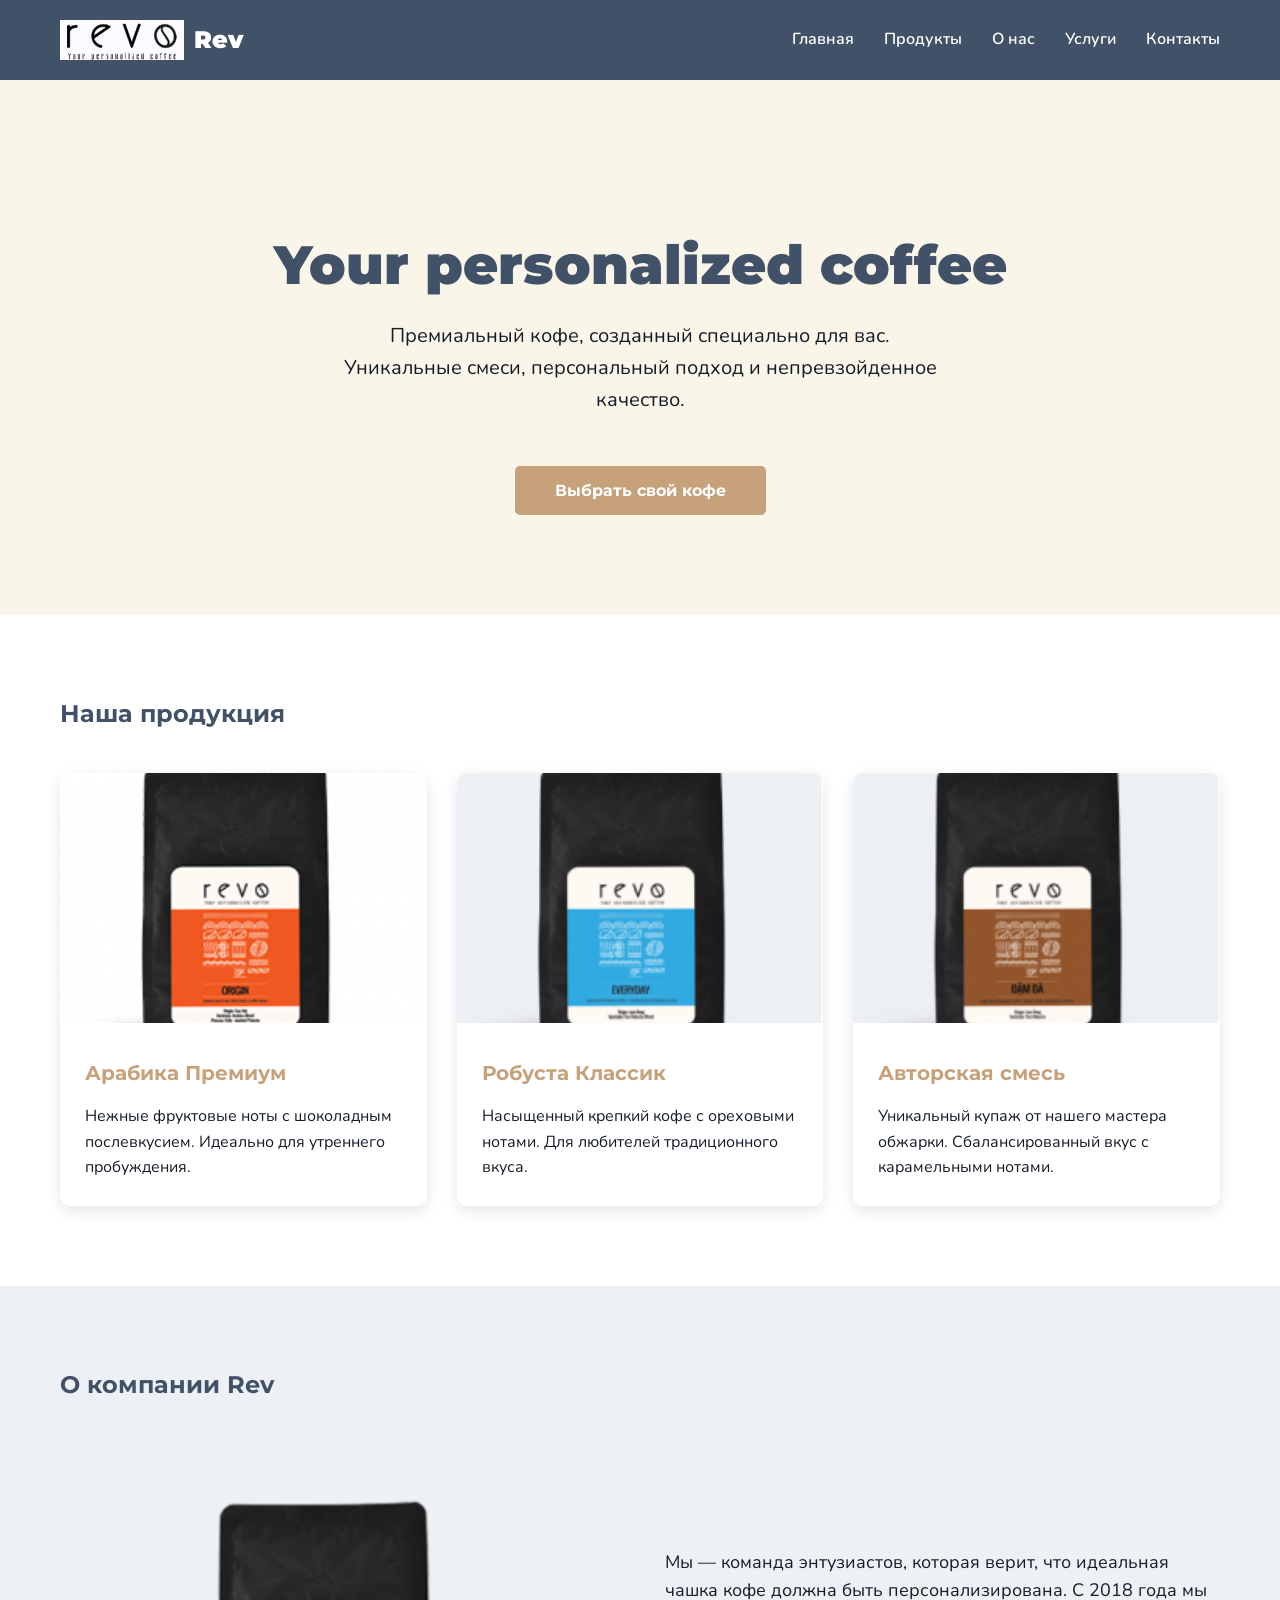
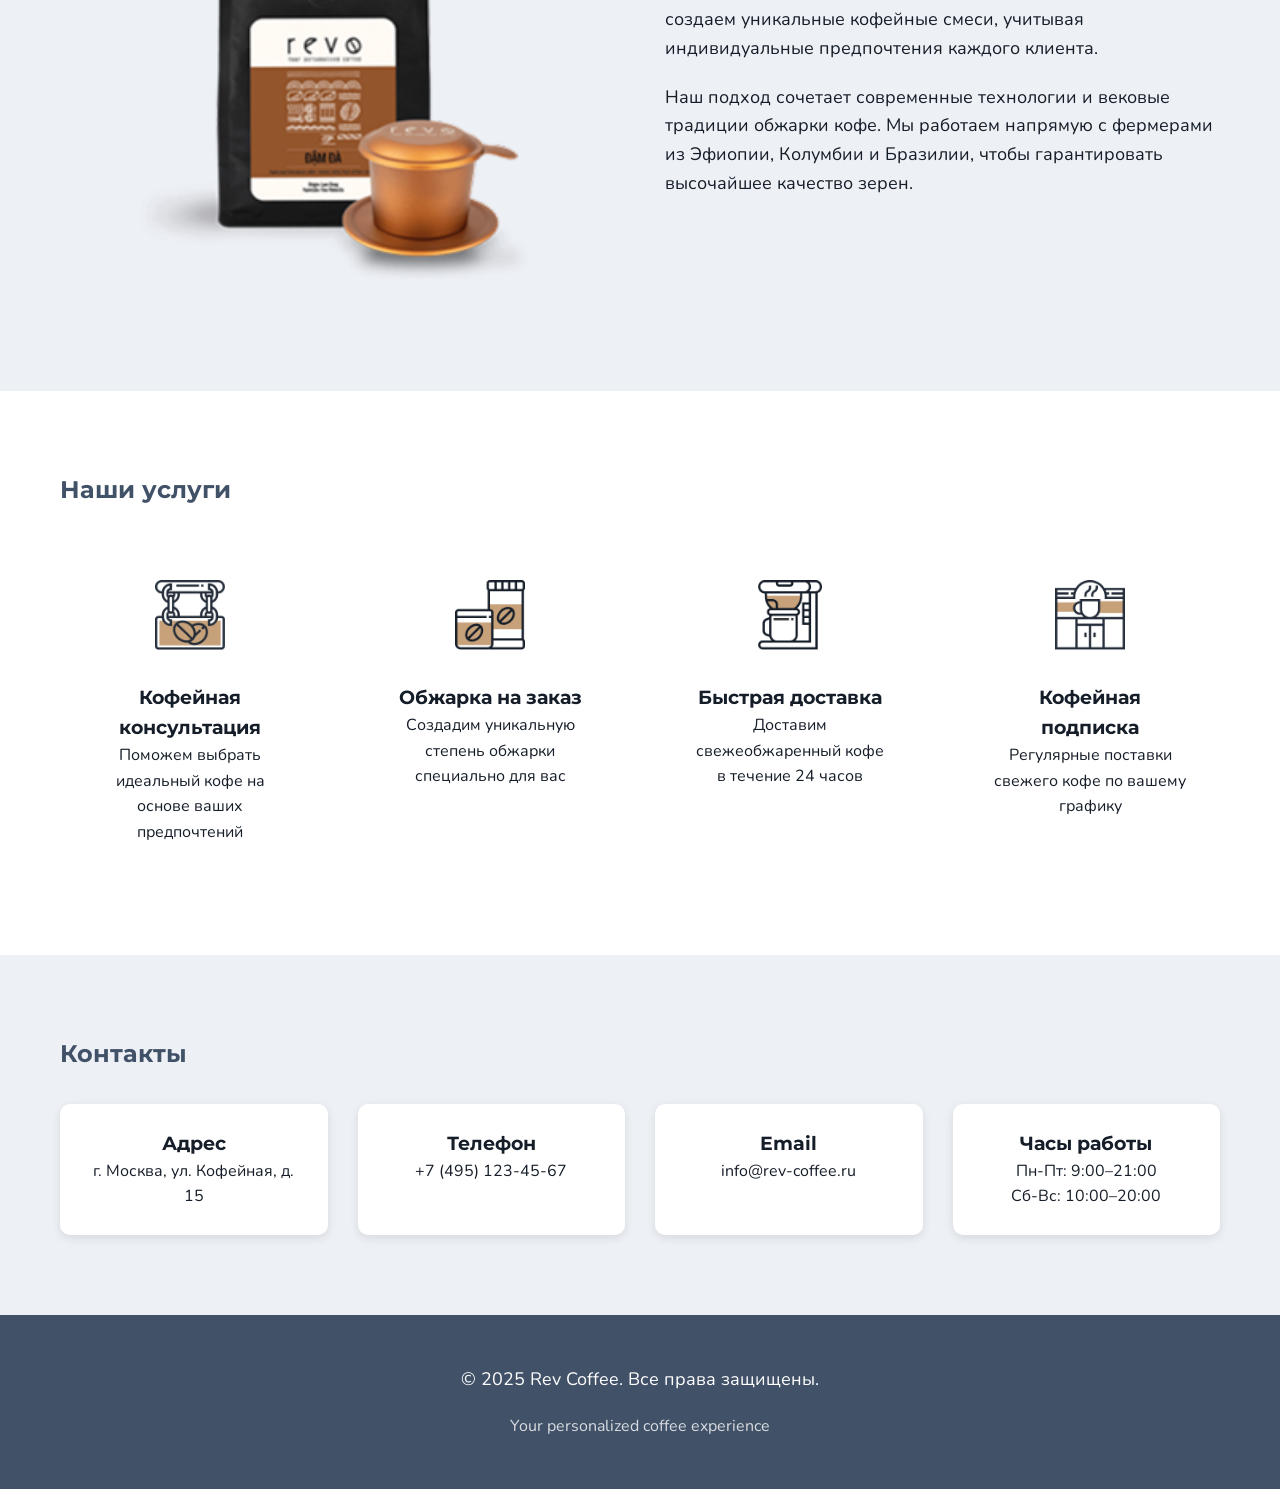
<file: index.html>
﻿<!DOCTYPE html>
<html lang="ru">
<head>
    <meta charset="UTF-8">
    <meta name="viewport" content="width=device-width, initial-scale=1.0">
    <title>Rev — Your personalized coffee</title>
    <link rel="icon" href="assets/favicon.ico" type="image/x-icon">
    <link href="https://fonts.googleapis.com/css2?family=Montserrat:wght@400;700;900&family=Nunito:wght@400;600;700&display=swap" rel="stylesheet">
    <style>
        :root {
            --primary-color: #415167;
            --accent-color: #C7A17A;
            --dark-gray: #151D28;
            --light-gray: #EDF0F5;
            --light-bg: #F9F5E8;
        }
        
        * {
            margin: 0;
            padding: 0;
            box-sizing: border-box;
        }
        
        body {
            font-family: "Nunito", sans-serif;
            color: var(--dark-gray);
            line-height: 1.6;
        }
        
        h1, h2, h3, .display {
            font-family: "Montserrat", sans-serif;
        }
        
        h1 {
            font-size: 54px;
            font-weight: 900;
            line-height: 70px;
            color: var(--primary-color);
        }
        
        h2 {
            font-size: 24px;
            font-weight: 700;
            margin-bottom: 20px;
            color: var(--primary-color);
        }
        
        .container {
            max-width: 1200px;
            margin: 0 auto;
            padding: 0 20px;
        }
        
        header {
            background-color: var(--primary-color);
            padding: 20px 0;
            position: fixed;
            width: 100%;
            top: 0;
            z-index: 1000;
        }
        
        .header-content {
            display: flex;
            justify-content: space-between;
            align-items: center;
        }
        
        .logo {
            display: flex;
            align-items: center;
            gap: 10px;
        }
        
        .logo-img {
            height: 40px;
        }
        
        .logo-text {
            color: white;
            font-family: "Montserrat", sans-serif;
            font-weight: 900;
            font-size: 24px;
        }
        
        nav ul {
            display: flex;
            list-style: none;
            gap: 30px;
        }
        
        nav a {
            color: white;
            text-decoration: none;
            font-weight: 600;
            transition: color 0.3s;
        }
        
        nav a:hover {
            color: var(--accent-color);
        }
        
        .hero {
            background: var(--light-bg);
            color: var(--dark-gray);
            padding: 150px 0 100px;
            text-align: center;
            margin-top: 80px;
        }
        
        .hero h1 {
            color: var(--primary-color);
            margin-bottom: 20px;
        }
        
        section {
            padding: 80px 0;
        }
        
        .section-dark {
            background-color: var(--light-gray);
        }
        
        .products-grid {
            display: grid;
            grid-template-columns: repeat(auto-fit, minmax(300px, 1fr));
            gap: 30px;
            margin-top: 40px;
        }
        
        .product-card {
            background: white;
            border-radius: 10px;
            overflow: hidden;
            box-shadow: 0 5px 15px rgba(0,0,0,0.1);
            transition: transform 0.3s;
        }
        
        .product-card:hover {
            transform: translateY(-10px);
        }
        
        .product-img {
            width: 100%;
            height: 250px;
            object-fit: cover;
        }
        
        .product-content {
            padding: 25px;
        }
        
        .product-title {
            color: var(--accent-color);
            margin-bottom: 15px;
            font-size: 20px;
        }
        
        .services-grid {
            display: grid;
            grid-template-columns: repeat(auto-fit, minmax(250px, 1fr));
            gap: 40px;
            margin-top: 40px;
        }
        
        .service-card {
            text-align: center;
            padding: 30px;
        }
        
        .service-icon {
            width: 70px;
            height: 70px;
            margin: 0 auto 25px;
            object-fit: contain;
        }
        
        footer {
            background-color: var(--primary-color);
            color: white;
            padding: 50px 0;
            text-align: center;
        }
        
        .btn {
            background-color: var(--accent-color);
            color: white;
            padding: 15px 40px;
            border: none;
            border-radius: 5px;
            font-family: "Montserrat", sans-serif;
            font-weight: 700;
            font-size: 16px;
            cursor: pointer;
            transition: background-color 0.3s;
            margin-top: 20px;
        }
        
        .btn:hover {
            background-color: #b5916a;
        }
        
        .contact-grid {
            display: grid;
            grid-template-columns: repeat(auto-fit, minmax(250px, 1fr));
            gap: 30px;
            margin-top: 30px;
        }
        
        .contact-item {
            text-align: center;
            padding: 25px;
            background: white;
            border-radius: 10px;
            box-shadow: 0 3px 10px rgba(0,0,0,0.1);
        }
        
        .about-content {
            display: flex;
            align-items: center;
            gap: 50px;
            margin-top: 30px;
        }
        
        .about-img {
            flex: 1;
            border-radius: 10px;
            overflow: hidden;
        }
        
        .about-img img {
            width: 100%;
            height: auto;
            display: block;
        }
        
        .about-text {
            flex: 1;
            font-size: 18px;
        }
    </style>
</head>
<body>
    <header>
        <div class="container header-content">
            <div class="logo">
                <img src="assets/img/logo.png" alt="Rev Coffee" class="logo-img">
                <span class="logo-text">Rev</span>
            </div>
            <nav>
                <ul>
                    <li><a href="#home">Главная</a></li>
                    <li><a href="#products">Продукты</a></li>
                    <li><a href="#about">О нас</a></li>
                    <li><a href="#services">Услуги</a></li>
                    <li><a href="#contact">Контакты</a></li>
                </ul>
            </nav>
        </div>
    </header>

    <main>
        <section id="home" class="hero">
            <div class="container">
                <h1>Your personalized coffee</h1>
                <p style="font-size: 20px; margin: 30px 0; max-width: 600px; margin: 0 auto 30px;">
                    Премиальный кофе, созданный специально для вас. Уникальные смеси, персональный подход и непревзойденное качество.
                </p>
                <button class="btn" onclick="document.getElementById('products').scrollIntoView({behavior: 'smooth'})">
                    Выбрать свой кофе
                </button>
            </div>
        </section>

        <section id="products">
            <div class="container">
                <h2>Наша продукция</h2>
                <div class="products-grid">
                    <div class="product-card">
                        <img src="assets/img/image1.png" alt="Кофе Арабика" class="product-img">
                        <div class="product-content">
                            <h3 class="product-title">Арабика Премиум</h3>
                            <p>Нежные фруктовые ноты с шоколадным послевкусием. Идеально для утреннего пробуждения.</p>
                        </div>
                    </div>
                    <div class="product-card">
                        <img src="assets/img/image2.png" alt="Кофе Робуста" class="product-img">
                        <div class="product-content">
                            <h3 class="product-title">Робуста Классик</h3>
                            <p>Насыщенный крепкий кофе с ореховыми нотами. Для любителей традиционного вкуса.</p>
                        </div>
                    </div>
                    <div class="product-card">
                        <img src="assets/img/image3.png" alt="Авторская смесь" class="product-img">
                        <div class="product-content">
                            <h3 class="product-title">Авторская смесь</h3>
                            <p>Уникальный купаж от нашего мастера обжарки. Сбалансированный вкус с карамельными нотами.</p>
                        </div>
                    </div>
                </div>
            </div>
        </section>

        <section id="about" class="section-dark">
            <div class="container">
                <h2>О компании Rev</h2>
                <div class="about-content">
                    <div class="about-img">
                        <img src="assets/img/image4.png" alt="Наше производство">
                    </div>
                    <div class="about-text">
                        <p style="margin-bottom: 20px;">
                            Мы — команда энтузиастов, которая верит, что идеальная чашка кофе должна быть персонализирована. 
                            С 2018 года мы создаем уникальные кофейные смеси, учитывая индивидуальные предпочтения каждого клиента.
                        </p>
                        <p>
                            Наш подход сочетает современные технологии и вековые традиции обжарки кофе. 
                            Мы работаем напрямую с фермерами из Эфиопии, Колумбии и Бразилии, чтобы гарантировать высочайшее качество зерен.
                        </p>
                    </div>
                </div>
            </div>
        </section>

        <section id="services">
            <div class="container">
                <h2>Наши услуги</h2>
                <div class="services-grid">
                    <div class="service-card">
                        <img src="assets/icons/icon1.png" alt="Консультация" class="service-icon">
                        <h3>Кофейная консультация</h3>
                        <p>Поможем выбрать идеальный кофе на основе ваших предпочтений</p>
                    </div>
                    <div class="service-card">
                        <img src="assets/icons/icon2.png" alt="Обжарка" class="service-icon">
                        <h3>Обжарка на заказ</h3>
                        <p>Создадим уникальную степень обжарки специально для вас</p>
                    </div>
                    <div class="service-card">
                        <img src="assets/icons/icon3.png" alt="Доставка" class="service-icon">
                        <h3>Быстрая доставка</h3>
                        <p>Доставим свежеобжаренный кофе в течение 24 часов</p>
                    </div>
                    <div class="service-card">
                        <img src="assets/icons/icon4.png" alt="Подписка" class="service-icon">
                        <h3>Кофейная подписка</h3>
                        <p>Регулярные поставки свежего кофе по вашему графику</p>
                    </div>
                </div>
            </div>
        </section>

        <section id="contact" class="section-dark">
            <div class="container">
                <h2>Контакты</h2>
                <div class="contact-grid">
                    <div class="contact-item">
                        <h3>Адрес</h3>
                        <p>г. Москва, ул. Кофейная, д. 15</p>
                    </div>
                    <div class="contact-item">
                        <h3>Телефон</h3>
                        <p>+7 (495) 123-45-67</p>
                    </div>
                    <div class="contact-item">
                        <h3>Email</h3>
                        <p>info@rev-coffee.ru</p>
                    </div>
                    <div class="contact-item">
                        <h3>Часы работы</h3>
                        <p>Пн-Пт: 9:00–21:00<br>Сб-Вс: 10:00–20:00</p>
                    </div>
                </div>
            </div>
        </section>
    </main>

    <footer>
        <div class="container">
            <p style="font-size: 18px; margin-bottom: 20px;">© 2025 Rev Coffee. Все права защищены.</p>
            <p style="font-size: 16px; opacity: 0.8;">Your personalized coffee experience</p>
        </div>
    </footer>
</body>
</html>
</file>
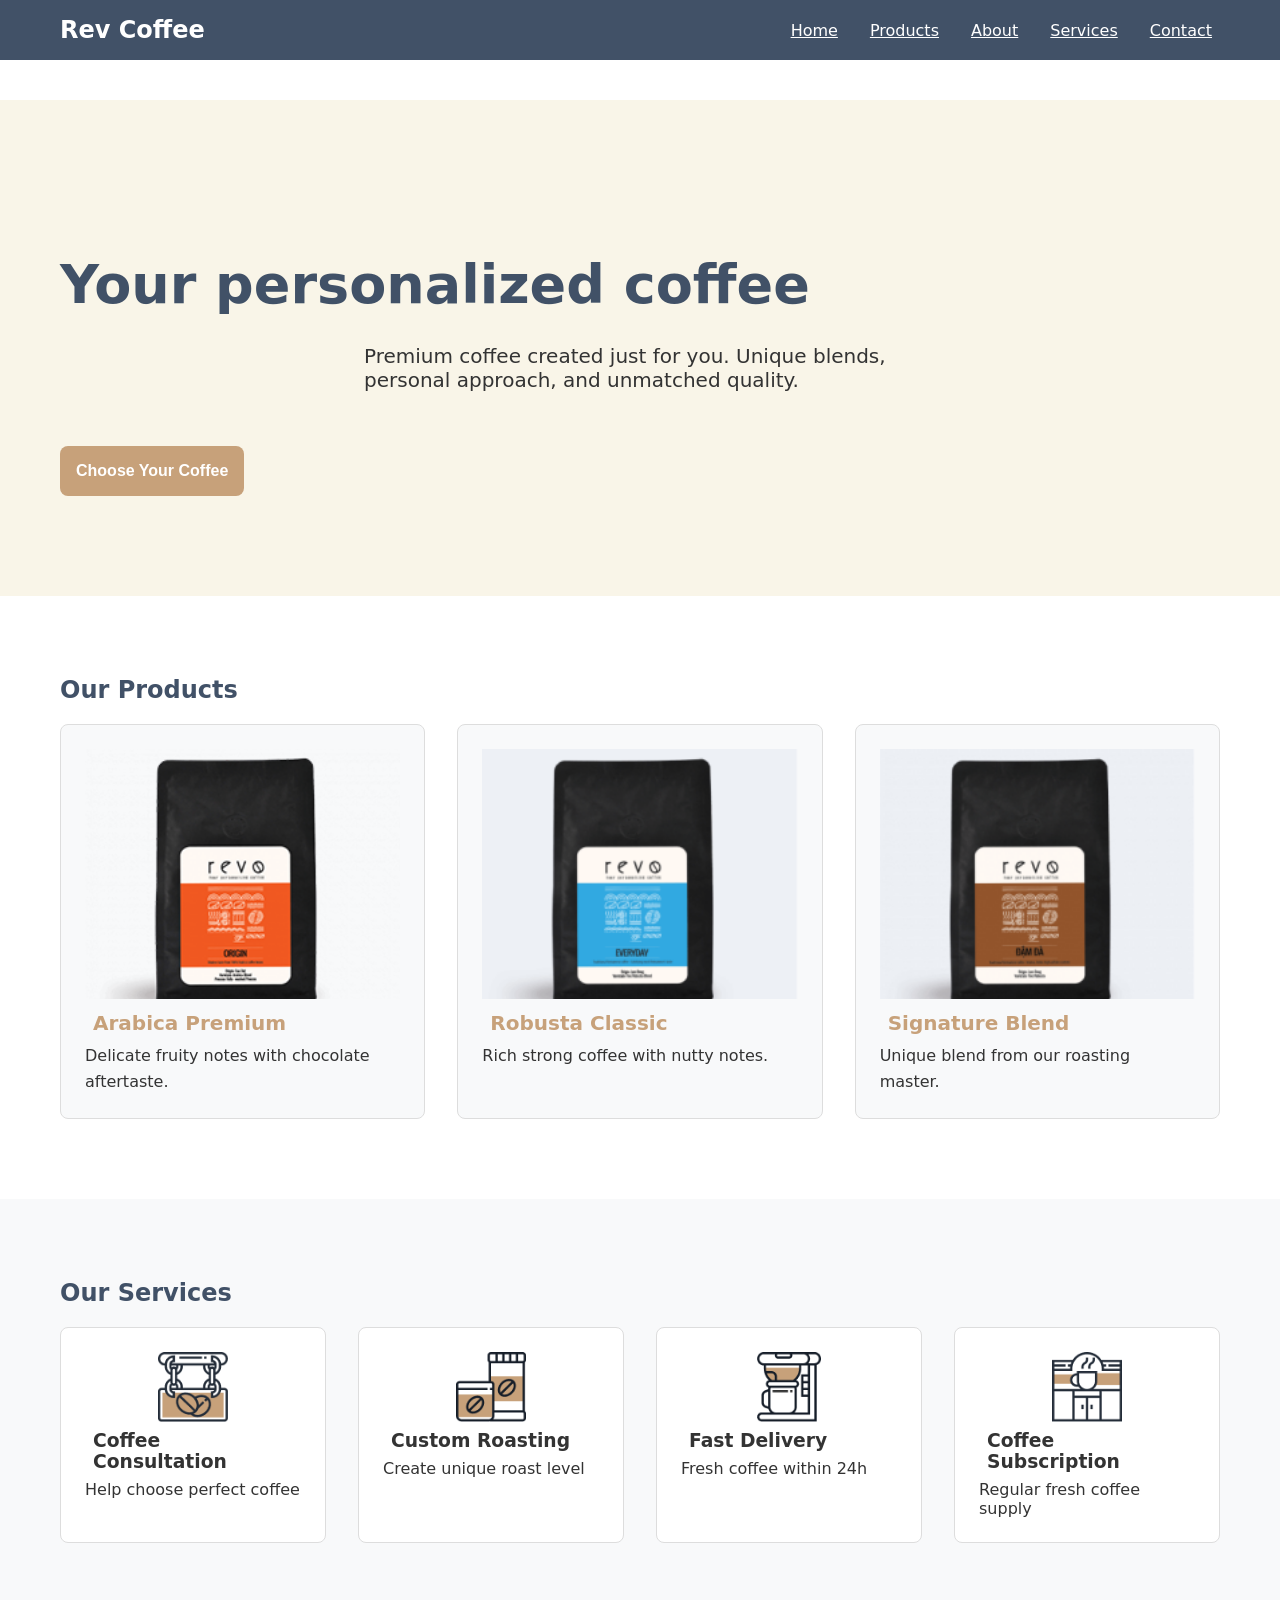
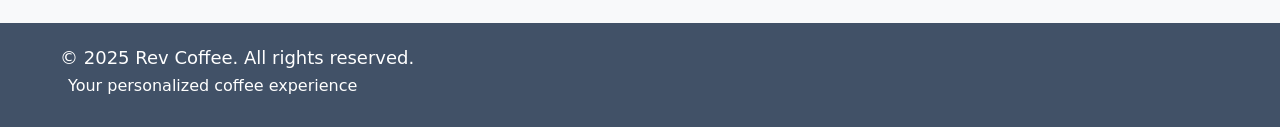
<file: index-oocss.html>
﻿<!DOCTYPE html>
<html lang="ru">
<head>
    <meta charset="UTF-8">
    <meta name="viewport" content="width=device-width, initial-scale=1.0">
    <title>Rev - Practical Work 3 (OOCSS)</title>
    <link rel="icon" href="assets/favicon.ico" type="image/x-icon">
    <link rel="stylesheet" href="oocss-doc.css">
    <style>
        .hero-section { padding: 150px 0 100px; margin-top: 80px; }
        .section-padding { padding: 80px 0; }
        .product-img { width: 100%; height: 250px; object-fit: cover; }
        .service-icon { width: 70px; height: 70px; object-fit: contain; display: block; margin: 0 auto; }
        h1 { font-size: 54px; line-height: 70px; font-weight: 900; }
        h2 { font-size: 24px; font-weight: 700; margin-bottom: 20px; }
        .max-w-600 { max-width: 600px; }
        .line-height-normal { line-height: 1.6; }
    </style>
</head>
<body class="text-dark">
    <!-- HEADER -->
    <header class="bg-coffee padding-md" style="position: fixed; top: 0; width: 100%; z-index: 1000;">
        <div class="container flex justify-between align-center">
            <div class="logo brand text-white">Rev Coffee</div>
            <nav>
                <ul class="flex gap-md" style="list-style: none;">
                    <li><a href="#home" class="text-white padding-sm transition hover-grow">Home</a></li>
                    <li><a href="#products" class="text-white padding-sm transition hover-grow">Products</a></li>
                    <li><a href="#about" class="text-white padding-sm transition hover-grow">About</a></li>
                    <li><a href="#services" class="text-white padding-sm transition hover-grow">Services</a></li>
                    <li><a href="#contact" class="text-white padding-sm transition hover-grow">Contact</a></li>
                </ul>
            </nav>
        </div>
    </header>

    <main style="margin-top: 100px;">
        <!-- HERO -->
        <section id="home" class="bg-cream hero-section">
            <div class="container text-center">
                <h1 class="text-coffee">Your personalized coffee</h1>
                <p class="text-dark padding-lg max-w-600" style="margin: 0 auto 30px; font-size: 20px;">
                    Premium coffee created just for you. Unique blends, personal approach, and unmatched quality.
                </p>
                <button class="bg-accent text-white padding-md rounded transition hover-lift focus-outline active-scale"
                        onclick="document.getElementById('products').scrollIntoView({behavior: 'smooth'})"
                        style="border: none; font-weight: bold; cursor: pointer; font-size: 16px;">
                    Choose Your Coffee
                </button>
            </div>
        </section>

        <!-- PRODUCTS -->
        <section id="products" class="section-padding">
            <div class="container">
                <h2 class="text-coffee text-center">Our Products</h2>
                <div class="grid cols-3 gap-lg">
                    <div class="card padding-lg border rounded bg-light transition hover-shadow">
                        <img src="assets/img/image1.png" alt="Arabica" class="product-img">
                        <h3 class="text-accent padding-sm" style="font-size: 20px;">Arabica Premium</h3>
                        <p class="text-dark line-height-normal">Delicate fruity notes with chocolate aftertaste.</p>
                    </div>
                    <div class="card padding-lg border rounded bg-light transition hover-shadow">
                        <img src="assets/img/image2.png" alt="Robusta" class="product-img">
                        <h3 class="text-accent padding-sm" style="font-size: 20px;">Robusta Classic</h3>
                        <p class="text-dark line-height-normal">Rich strong coffee with nutty notes.</p>
                    </div>
                    <div class="card padding-lg border rounded bg-light transition hover-shadow">
                        <img src="assets/img/image3.png" alt="Blend" class="product-img">
                        <h3 class="text-accent padding-sm" style="font-size: 20px;">Signature Blend</h3>
                        <p class="text-dark line-height-normal">Unique blend from our roasting master.</p>
                    </div>
                </div>
            </div>
        </section>

        <!-- SERVICES -->
        <section id="services" class="bg-light section-padding">
            <div class="container">
                <h2 class="text-coffee text-center">Our Services</h2>
                <div class="grid cols-4 gap-lg">
                    <div class="card padding-lg border rounded bg-white text-center transition hover-lift">
                        <img src="assets/icons/icon1.png" alt="Consultation" class="service-icon">
                        <h3 class="padding-sm">Coffee Consultation</h3>
                        <p class="text-dark">Help choose perfect coffee</p>
                    </div>
                    <div class="card padding-lg border rounded bg-white text-center transition hover-lift">
                        <img src="assets/icons/icon2.png" alt="Roasting" class="service-icon">
                        <h3 class="padding-sm">Custom Roasting</h3>
                        <p class="text-dark">Create unique roast level</p>
                    </div>
                    <div class="card padding-lg border rounded bg-white text-center transition hover-lift">
                        <img src="assets/icons/icon3.png" alt="Delivery" class="service-icon">
                        <h3 class="padding-sm">Fast Delivery</h3>
                        <p class="text-dark">Fresh coffee within 24h</p>
                    </div>
                    <div class="card padding-lg border rounded bg-white text-center transition hover-lift">
                        <img src="assets/icons/icon4.png" alt="Subscription" class="service-icon">
                        <h3 class="padding-sm">Coffee Subscription</h3>
                        <p class="text-dark">Regular fresh coffee supply</p>
                    </div>
                </div>
            </div>
        </section>
    </main>

    <footer class="bg-coffee text-white padding-lg text-center">
        <div class="container">
            <p style="font-size: 18px;">© 2025 Rev Coffee. All rights reserved.</p>
            <p class="padding-sm">Your personalized coffee experience</p>
        </div>
    </footer>
</body>
</html>
</file>
<file: oocss-doc.css>
/* PRACTICAL WORK 3: OOCSS */

/* 1. RESET STYLES */
* {
    margin: 0;
    padding: 0;
    box-sizing: border-box;
}

/* 2. FONTS */
@import url("https://fonts.googleapis.com/css2?family=Inter:wght@400;500;600;700&display=swap");
body {
    font-family: "Inter", system-ui, sans-serif;
}

/* 3. STRUCTURAL OOCSS CLASSES */
.container {
    width: 100%;
    max-width: 1200px;
    margin: 0 auto;
    padding: 0 20px;
}

.flex { display: flex; }
.grid { display: grid; }
.justify-between { justify-content: space-between; }
.align-center { align-items: center; }
.gap-md { gap: 1rem; }
.gap-lg { gap: 2rem; }
.cols-2 { grid-template-columns: repeat(2, 1fr); }
.cols-3 { grid-template-columns: repeat(3, 1fr); }
.cols-4 { grid-template-columns: repeat(4, 1fr); }

/* 4. SKIN OOCSS CLASSES */
.bg-white { background: #fff; }
.bg-light { background: #f8f9fa; }
.bg-primary { background: #2c5530; }
.bg-cream { background: #F9F5E8; }
.bg-coffee { background: #415167; }
.bg-accent { background: #C7A17A; }

.text-white { color: #fff; }
.text-primary { color: #2c5530; }
.text-dark { color: #333; }
.text-coffee { color: #415167; }
.text-accent { color: #C7A17A; }

.border { border: 1px solid #ddd; }
.border-bottom { border-bottom: 2px solid; }
.rounded { border-radius: 8px; }

.padding-sm { padding: 0.5rem; }
.padding-md { padding: 1rem; }
.padding-lg { padding: 1.5rem; }

/* 5. COMPONENTS */
.logo.brand {
    font-size: 1.5rem;
    font-weight: bold;
}

.card {
    transition: transform 0.2s;
}
.card:hover {
    transform: translateY(-2px);
}

/* 6. INTERACTIVITY */
.transition { transition: all 0.3s ease; }
.hover-lift:hover { transform: translateY(-2px); }
.hover-grow:hover { transform: scale(1.02); }
.hover-shadow:hover { box-shadow: 0 4px 12px rgba(0,0,0,0.15); }
.focus-outline:focus { outline: 2px solid #2c5530; outline-offset: 2px; }
.active-scale:active { transform: scale(0.98); }
.bg-hover-light:hover { background-color: #f8f9fa; }
.bg-hover-primary:hover { background-color: #2c5530; color: white; }
</file>
